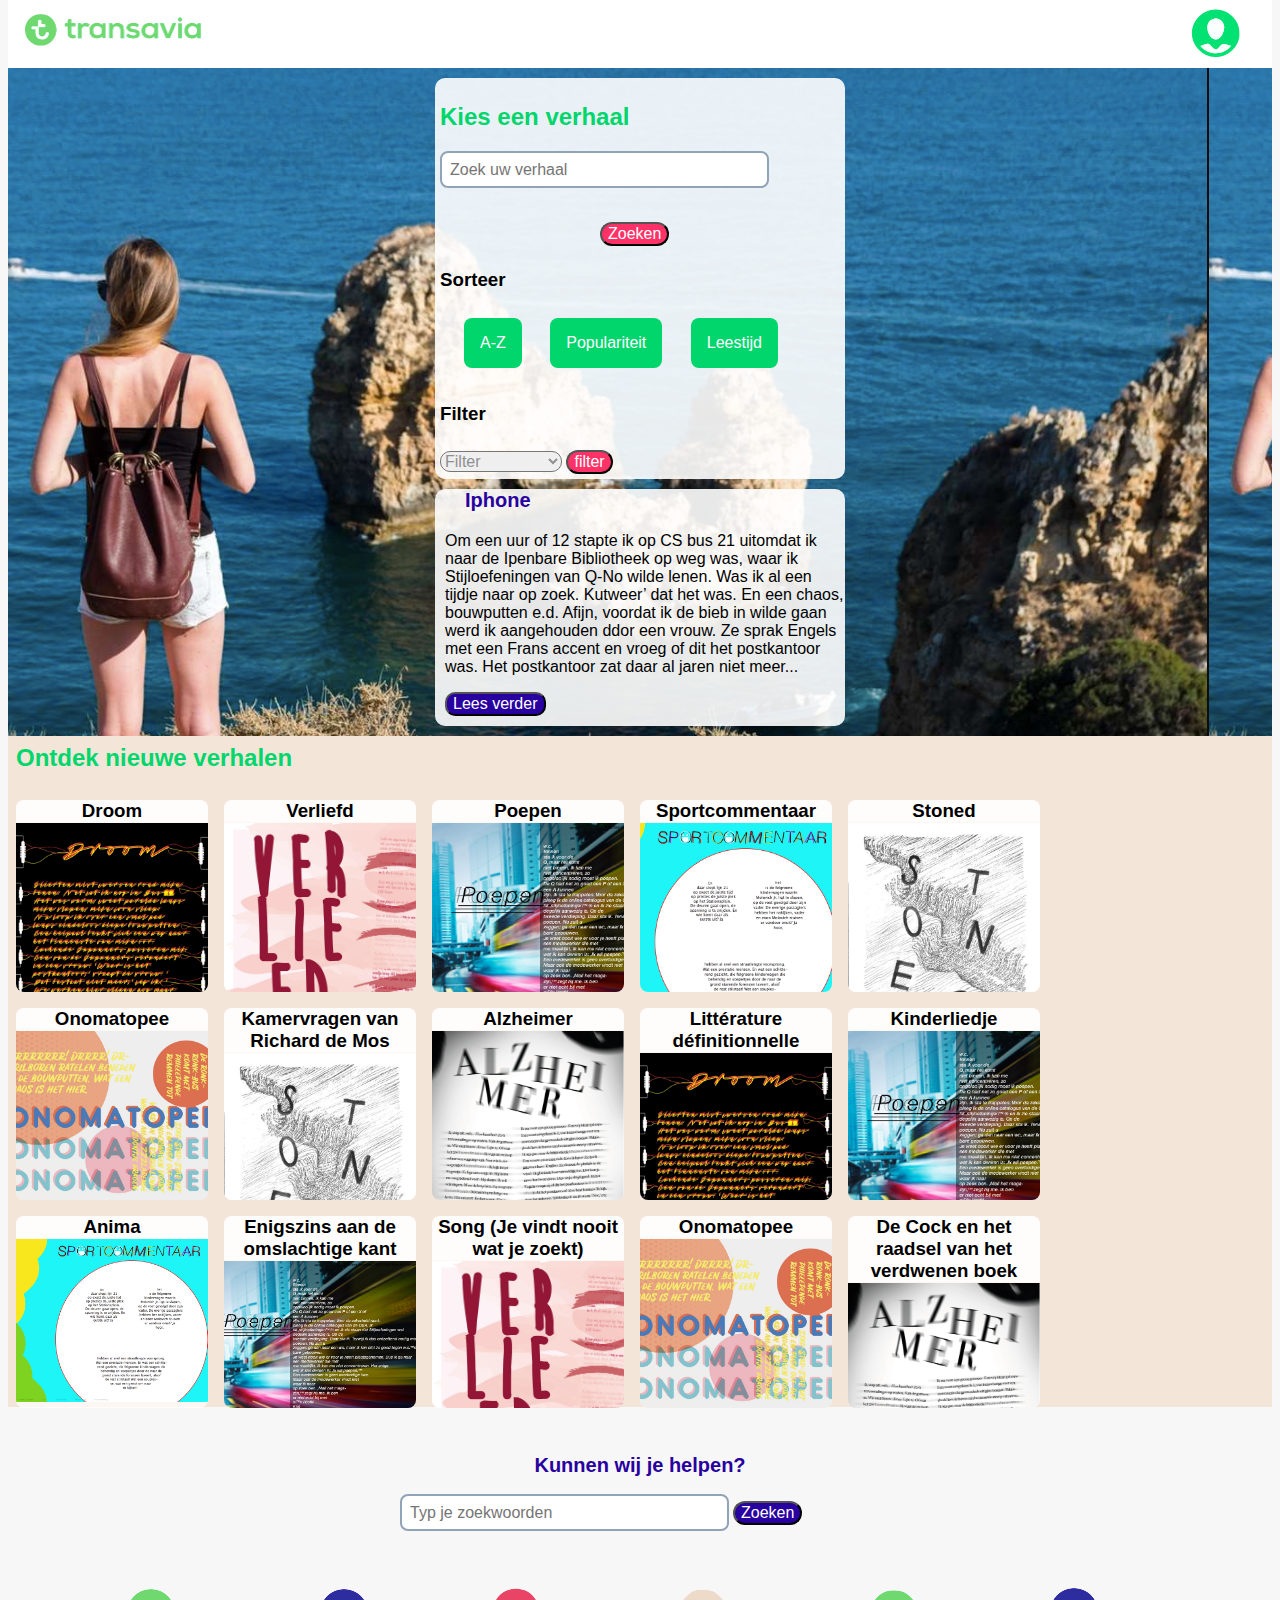
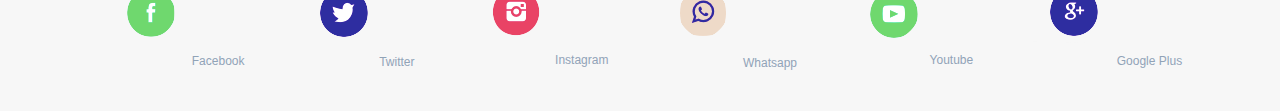
<file: index.html>
<!DOCTYPE html>
<html lang="en">

<head>
    <title>99 verhalen website</title>
    <link rel="stylesheet" href="css/style.css">
    <meta name="viewport" content="width=device-width">

</head>

<header>
    <nav>
        <ul>
            <li><a href="index.html"><img src="images/logo.png" alt="Logo"></a></li>
            <li><a href="login.html"><img src="images/inlog.svg" alt="Login"></a></li>
        </ul>
    </nav>

</header>

<body>

    <section id="afbeelding">

        <form action="search">
            <h2>Kies een verhaal</h2>
            <input type="search" placeholder="Zoek uw verhaal">
            <button>Zoeken</button>
            <section>
                <h3>Sorteer</h3>
                <button>A-Z</button>
                <button>Populariteit</button>
                <button>Leestijd</button>
            </section>
            <h3>Filter</h3>

            <select name="filter" id="filter">
    <option value="">Filter</option>
    <option value="favoriet">Jouw Favoriet</option>
    <option value="populair">Populair</option>
    <option value="bundel">Bundels</option>
       <option value="vrolijk">Vrolijk</option>
       <option value="boos">Boos</option>
       <option value="mysterieus">Mysterieus</option>
       <option value="realistisch">Realistisch</option>
       <option value="onrealistisch">Onrealistisch</option>
        </select>
            <button>filter</button>
        </form>

        <!-- lees verder -->

        <section id="continue">
            <article>
                <h3>Iphone</h3>
                <p>Om een uur of 12 stapte ik op CS bus 21 uitomdat ik naar de Ipenbare Bibliotheek op weg was, waar ik Stijloefeningen van Q-No wilde lenen. Was ik al een tijdje naar op zoek. Kutweer’ dat het was. En een chaos, bouwputten e.d. Afijn, voordat ik de bieb in wilde gaan werd ik aangehouden ddor een vrouw. Ze sprak Engels met een Frans accent en vroeg of dit het postkantoor was. Het postkantoor zat daar al jaren niet meer...
                </p>
                <button>Lees verder</button>
            </article>
        </section>
    </section>


    <!-- scroller -->

    <section id="scroller">
        <h2>Ontdek nieuwe verhalen</h2>
        <div>
            <article>
                <h3>Droom</h3>
                <img src="images/droom.jpeg" alt="Droom">
            </article>
            <article>
                <h3>Verliefd</h3>
                <img src="images/verliefd.jpeg" alt="Verliefd">
            </article>
            <article>
                <h3>Poepen</h3>
                <img src="images/poepen.jpeg" alt="Poepen">
            </article>
            <article>
                <h3>Sportcommentaar</h3>
                <img src="images/sportcommentaar.jpeg" alt="Sportcommentaar">
            </article>
            <article>
                <h3>Stoned</h3>
                <img src="images/stoned.jpeg" alt="Stoned">
            </article>
        </div>
        <div>
            <article>
                <h3>Onomatopee</h3>
                <img src="images/onomatopee.jpeg" alt="onomatopee">

            </article>
            <article>
                <h3>Kamervragen van Richard de Mos</h3>
                <img src="images/stoned.jpeg" alt="Stoned">
            </article>
            <article>
                <h3>Alzheimer</h3>
                <img src="images/alzheimer.png" alt="Alzheimer">
            </article>
            <article>
                <h3>Littérature définitionnelle
                </h3>
                <img src="images/droom.jpeg" alt="Droom">
            </article>
            <article>
                <h3>Kinderliedje</h3>
                <img src="images/poepen.jpeg" alt="Poepen">
            </article>
        </div>
        <div>
            <article>
                <h3>Anima</h3>
                <img src="images/sportcommentaar.jpeg" alt="Sportcommentaar">
            </article>
            <article>
                <h3>Enigszins aan de omslachtige kant</h3>
                <img src="images/poepen.jpeg" alt="Poepen">
            </article>
            <article>
                <h3>Song (Je vindt nooit wat je zoekt)</h3>
                <img src="images/verliefd.jpeg" alt="Verliefd">
            </article>
            <article>
                <h3>Onomatopee</h3>
                <img src="images/onomatopee.jpeg" alt="onomatopee">
            </article>
            <article>
                <h3>De Cock en het raadsel van het verdwenen boek</h3>
                <img src="images/alzheimer.png" alt="Alzheimer">
            </article>
        </div>
    </section>

    <!-- footer -->

    <section>

        <footer id="footer">
            <form action="search">
                <h2>Kunnen wij je helpen?</h2>
                <input type="search" placeholder="Typ je zoekwoorden">
                <button>Zoeken</button>

            </form>

            <section id="social">
                <ul>
                    <li><img src="images/facebook.png" alt="Facebook"><a href="https://www.facebook.nl/transavia">Facebook</a></li>

                    <li><img src="images/twitter.png" alt="Twitter"><a href="https://twitter.com/transavia"> Twitter</a></li>

                    <li><img src="images/instagram.png" alt="Instagram"><a href="https://www.instagram.com/transavia/">Instagram</a></li>

                    <li><img src="images/whatsapp.png" alt="Whatsapp"><a href="https://www.transavia.com/nl-NL/service/klantenservice/">Whatsapp</a></li>

                    <li><img src="images/youtube.png" alt="Youtube"><a href="https://goo.gl/GpEZem">Youtube</a></li>

                    <li><img src="images/googleplus.png" alt="Google Plus"><a href="https://plus.google.com/+transavia/">Google Plus</a></li>
                </ul>

            </section>
        </footer>
    </section>
</body>

</html>
</file>
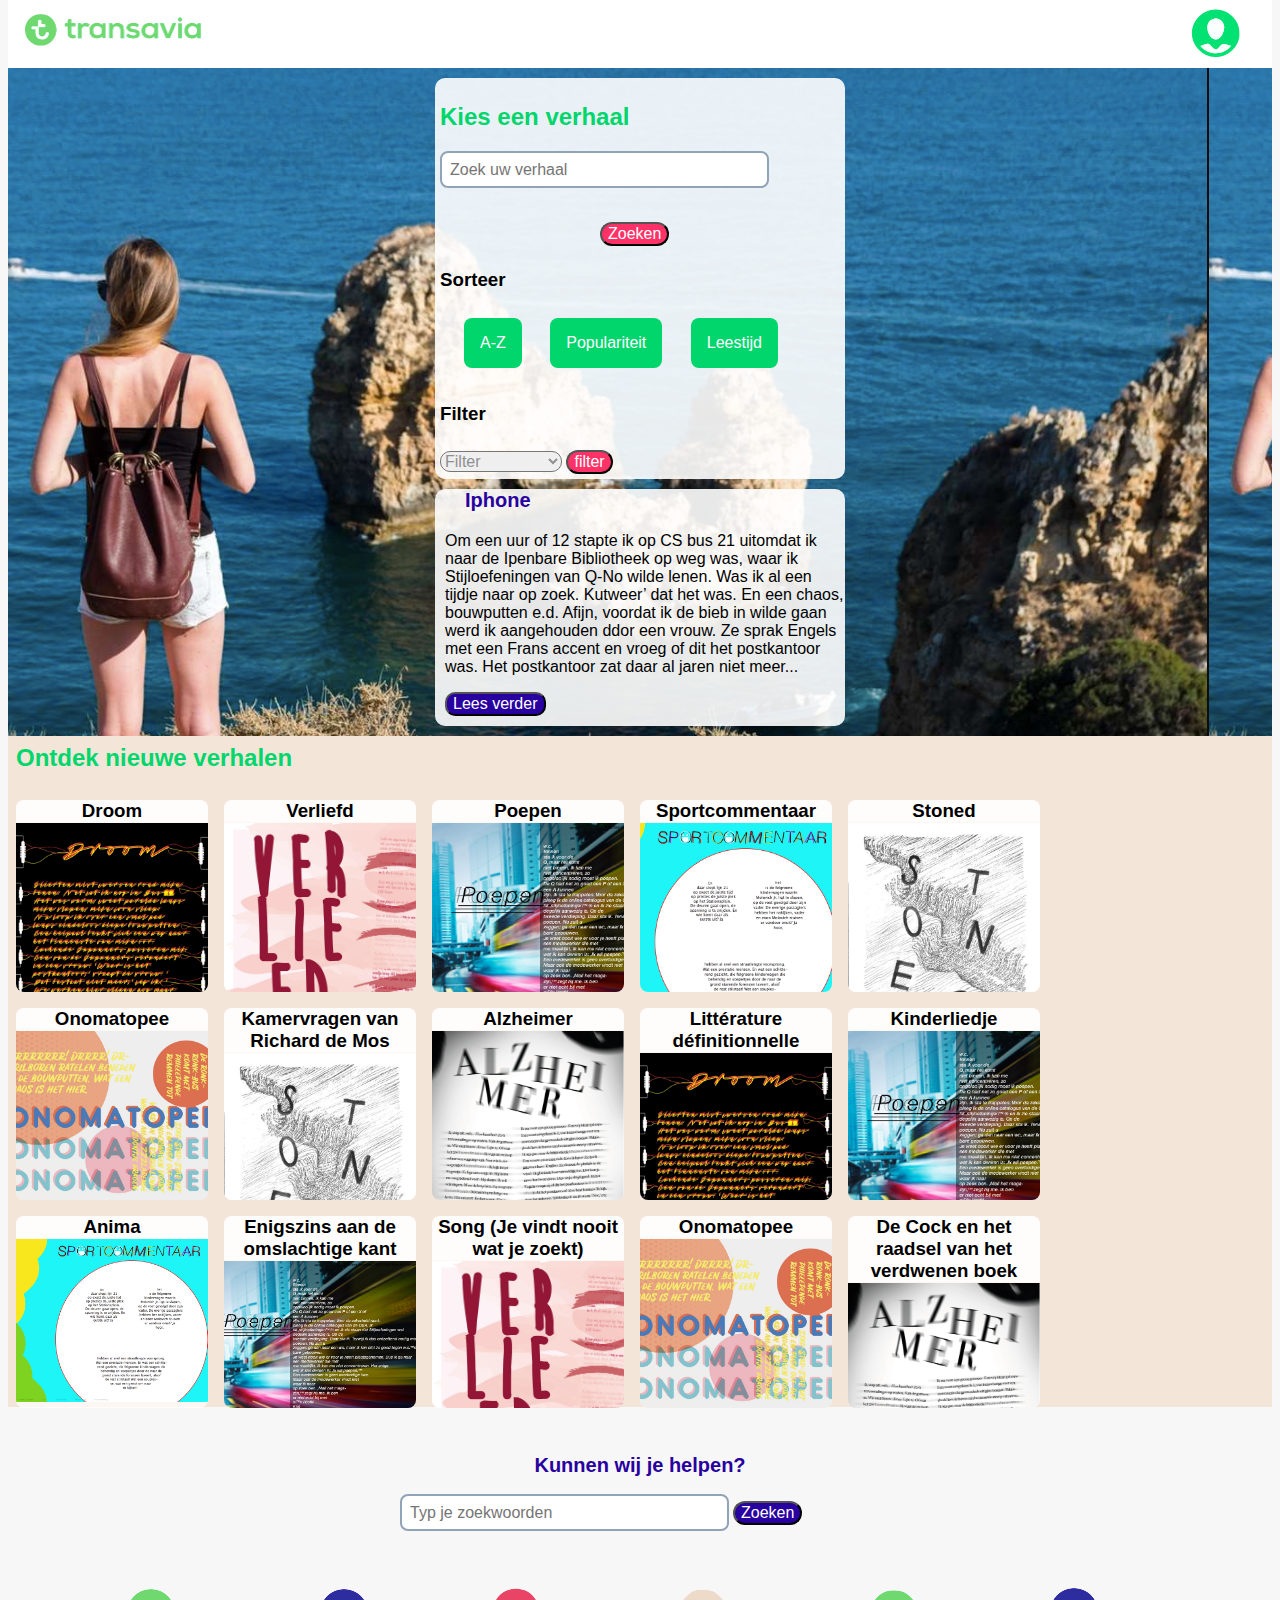
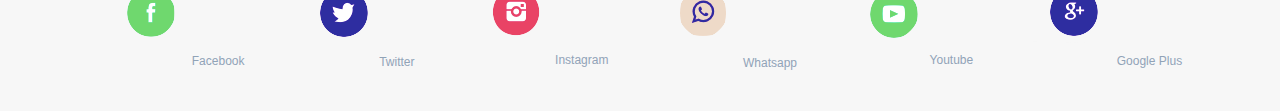
<file: 99verhalen.html>
<!DOCTYPE html>
<html lang="en">

<head>
    <title>99 verhalen website</title>
    <link rel="stylesheet" href="css/style.css">
    <meta name="viewport" content="width=device-width">

</head>

<header>
    <nav>
        <ul>
            <li><a href="99verhalen.html"><img src="images/logo.png" alt="Logo"></a></li>
            <li><a href="login.html"><img src="images/inlog.svg" alt="Login"></a></li>
        </ul>
    </nav>

</header>

<body>

    <section id="afbeelding">

        <form action="search">
            <h2>Kies een verhaal</h2>
            <input type="search" placeholder="Zoek uw verhaal">
            <button>Zoeken</button>
            <section>
                <h3>Sorteer</h3>
                <button>A-Z</button>
                <button>Populariteit</button>
                <button>Leestijd</button>
            </section>
            <h3>Filter</h3>

            <select name="filter" id="filter">
    <option value="">Filter</option>
    <option value="favoriet">Jouw Favoriet</option>
    <option value="populair">Populair</option>
    <option value="bundel">Bundels</option>
       <option value="vrolijk">Vrolijk</option>
       <option value="boos">Boos</option>
       <option value="mysterieus">Mysterieus</option>
       <option value="realistisch">Realistisch</option>
       <option value="onrealistisch">Onrealistisch</option>
        </select>
            <button>filter</button>
        </form>

        <!-- lees verder -->

        <section id="continue">
            <article>
                <h3>Iphone</h3>
                <p>Om een uur of 12 stapte ik op CS bus 21 uitomdat ik naar de Ipenbare Bibliotheek op weg was, waar ik Stijloefeningen van Q-No wilde lenen. Was ik al een tijdje naar op zoek. Kutweer’ dat het was. En een chaos, bouwputten e.d. Afijn, voordat ik de bieb in wilde gaan werd ik aangehouden ddor een vrouw. Ze sprak Engels met een Frans accent en vroeg of dit het postkantoor was. Het postkantoor zat daar al jaren niet meer...
                </p>
                <button>Lees verder</button>
            </article>
        </section>
    </section>


    <!-- scroller -->

    <section id="scroller">
        <h2>Ontdek nieuwe verhalen</h2>
        <div>
            <article>
                <h3>Droom</h3>
                <img src="images/droom.jpeg" alt="Droom">
            </article>
            <article>
                <h3>Verliefd</h3>
                <img src="images/verliefd.jpeg" alt="Verliefd">
            </article>
            <article>
                <h3>Poepen</h3>
                <img src="images/poepen.jpeg" alt="Poepen">
            </article>
            <article>
                <h3>Sportcommentaar</h3>
                <img src="images/sportcommentaar.jpeg" alt="Sportcommentaar">
            </article>
            <article>
                <h3>Stoned</h3>
                <img src="images/stoned.jpeg" alt="Stoned">
            </article>
        </div>
        <div>
            <article>
                <h3>Onomatopee</h3>
                <img src="images/onomatopee.jpeg" alt="onomatopee">

            </article>
            <article>
                <h3>Kamervragen van Richard de Mos</h3>
                <img src="images/stoned.jpeg" alt="Stoned">
            </article>
            <article>
                <h3>Alzheimer</h3>
                <img src="images/alzheimer.png" alt="Alzheimer">
            </article>
            <article>
                <h3>Littérature définitionnelle
                </h3>
                <img src="images/droom.jpeg" alt="Droom">
            </article>
            <article>
                <h3>Kinderliedje</h3>
                <img src="images/poepen.jpeg" alt="Poepen">
            </article>
        </div>
        <div>
            <article>
                <h3>Anima</h3>
                <img src="images/sportcommentaar.jpeg" alt="Sportcommentaar">
            </article>
            <article>
                <h3>Enigszins aan de omslachtige kant</h3>
                <img src="images/poepen.jpeg" alt="Poepen">
            </article>
            <article>
                <h3>Song (Je vindt nooit wat je zoekt)</h3>
                <img src="images/verliefd.jpeg" alt="Verliefd">
            </article>
            <article>
                <h3>Onomatopee</h3>
                <img src="images/onomatopee.jpeg" alt="onomatopee">
            </article>
            <article>
                <h3>De Cock en het raadsel van het verdwenen boek</h3>
                <img src="images/alzheimer.png" alt="Alzheimer">
            </article>
        </div>
    </section>

    <!-- footer -->

    <section>

        <footer id="footer">
            <form action="search">
                <h2>Kunnen wij je helpen?</h2>
                <input type="search" placeholder="Typ je zoekwoorden">
                <button>Zoeken</button>

            </form>

            <section id="social">
                <ul>
                    <li><img src="images/facebook.png" alt="Facebook"><a href="https://www.facebook.nl/transavia">Facebook</a></li>

                    <li><img src="images/twitter.png" alt="Twitter"><a href="https://twitter.com/transavia"> Twitter</a></li>

                    <li><img src="images/instagram.png" alt="Instagram"><a href="https://www.instagram.com/transavia/">Instagram</a></li>

                    <li><img src="images/whatsapp.png" alt="Whatsapp"><a href="https://www.transavia.com/nl-NL/service/klantenservice/">Whatsapp</a></li>

                    <li><img src="images/youtube.png" alt="Youtube"><a href="https://goo.gl/GpEZem">Youtube</a></li>

                    <li><img src="images/googleplus.png" alt="Google Plus"><a href="https://plus.google.com/+transavia/">Google Plus</a></li>
                </ul>

            </section>
        </footer>
    </section>
</body>

</html>
</file>
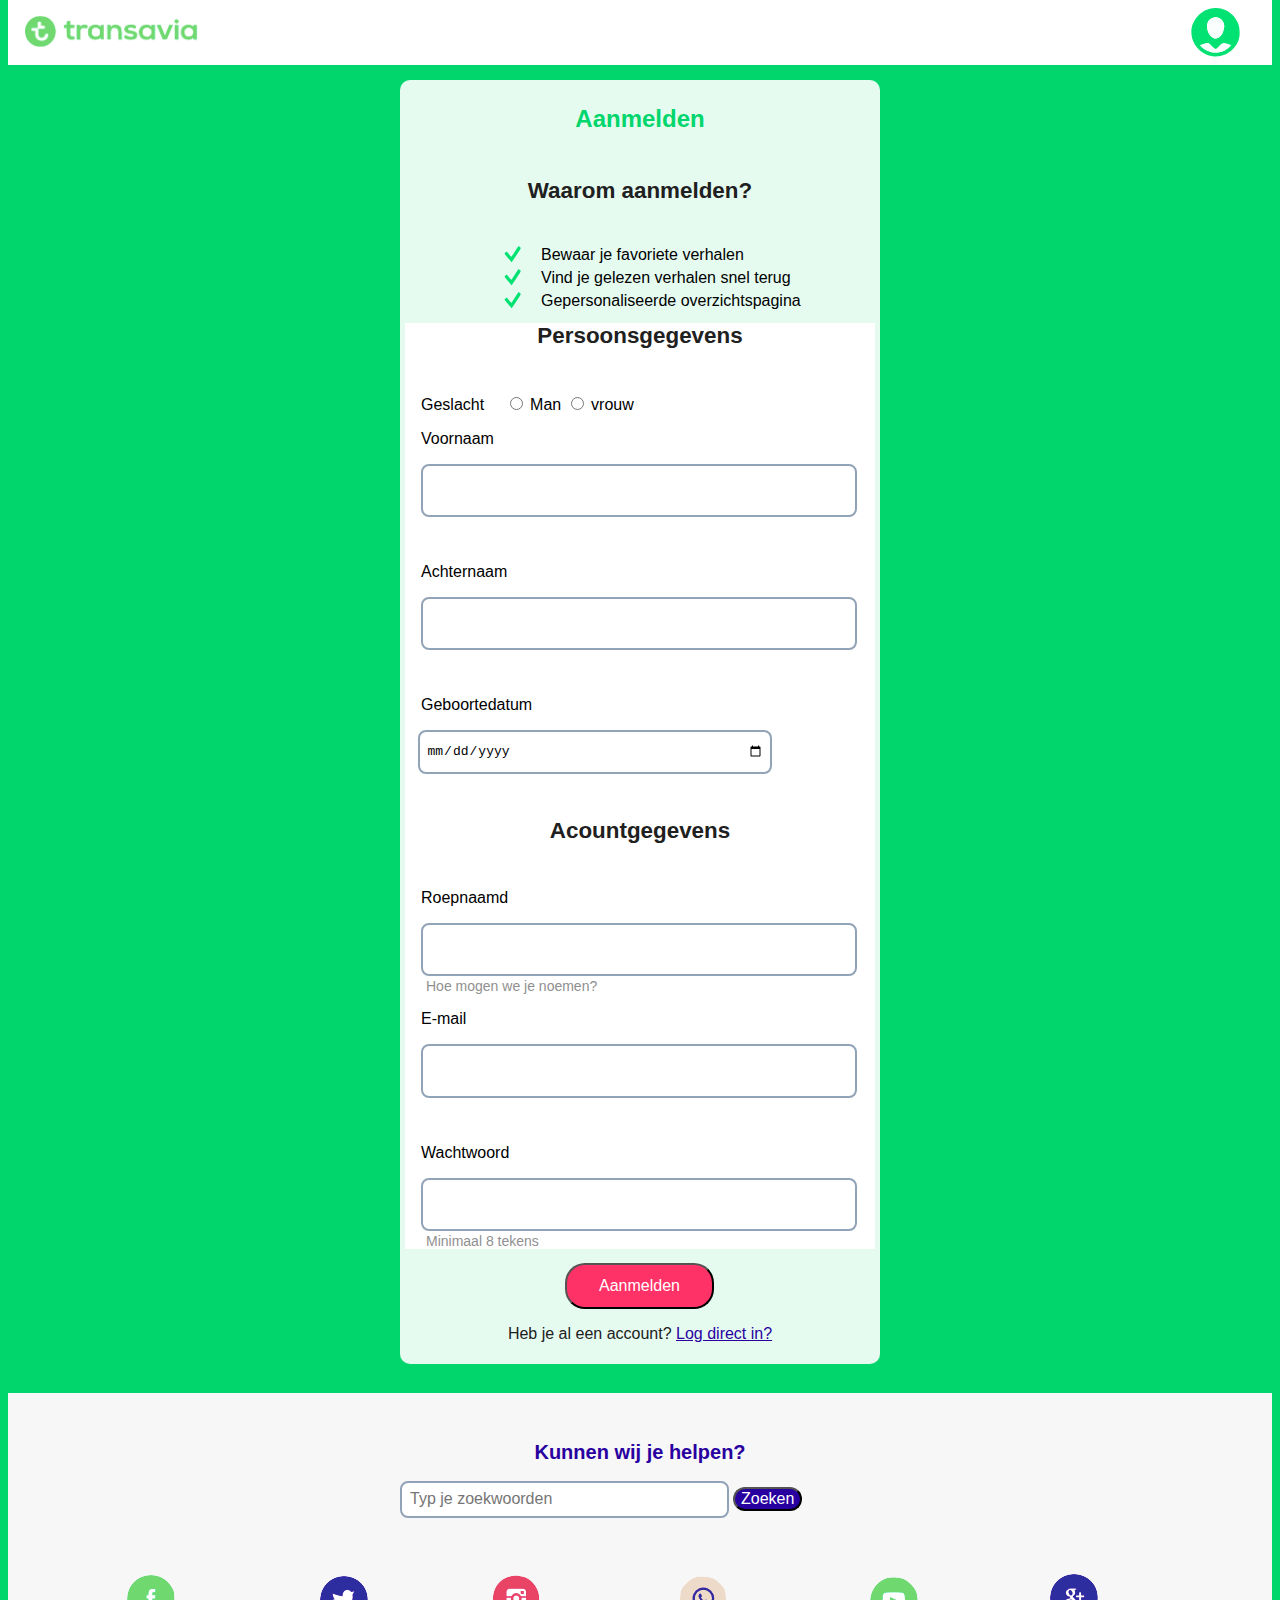
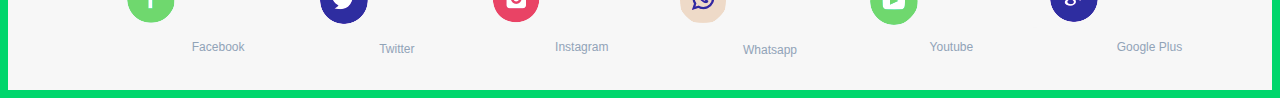
<file: login.html>
<!DOCTYPE html>
<html lang="en">

<head>
    <title>99 verhalen website</title>
    <link rel="stylesheet" href="./css/loginstyle.css">
    <meta name="viewport" content="width=device-width">

</head>

<header>
    <nav>
        <ul>
            <li><a href="index.html"><img src="images/logo.png" alt="Logo"></a></li>
            <li><a href="login.html"><img src="images/inlog.svg" alt="Login"></a></li>
        </ul>
    </nav>

</header>

<body>

    <form action="https://www.transavia.com/nl-NL/home/">
        <section id="kop">
            <h2>Aanmelden</h2>
            <h3>Waarom aanmelden?</h3>
            <ul>
                <li>Bewaar je favoriete verhalen</li>
                <li>Vind je gelezen verhalen snel terug</li>
                <li>Gepersonaliseerde overzichtspagina</li>
            </ul>


            <section id="gegevens">


                <h3>Persoonsgegevens</h3>

                <label>Geslacht</label>
                <input type="radio" id="man" name="geslacht" value="Man">
                <label for="man">Man</label>
                <input type="radio" id="vrouw" name="geslacht" value="vrouw">
                <label for="vrouw">vrouw</label>


                <label for="name">Voornaam</label>
                <input id="name" required>


                <label for="surname">Achternaam</label>
                <input id="surname" required>


                <label for="date">Geboortedatum</label>
                <input type="date" id="date">



                <h3>Acountgegevens</h3>
                <label for="username">Roepnaamd</label>
                <input type="text" id="username" name="username" required />
                <p>Hoe mogen we je noemen?</p>
                <label for="mail">E-mail</label>
                <input id="mail" type="email" required>

                <label for="password">Wachtwoord</label>
                <input type="password" id="password" name="password" minlength="8" />
                <p>Minimaal 8 tekens</p>


            </section>
            <button>Aanmelden</button>
            <p>Heb je al een account? <a href="#">Log direct in?</a></p>
        </section>

    </form>


    <!-- footer -->

    <section>

        <footer id="footer">
            <form action="search">
                <h2>Kunnen wij je helpen?</h2>
                <input type="search" placeholder="Typ je zoekwoorden">
                <button>Zoeken</button>

            </form>

            <section id="social">
                <ul>
                    <li><img src="images/facebook.png" alt="Facebook"><a href="https://www.facebook.nl/transavia">Facebook</a></li>

                    <li><img src="images/twitter.png" alt="Twitter"><a href="https://twitter.com/transavia"> Twitter</a></li>

                    <li><img src="images/instagram.png" alt="Instagram"><a href="https://www.instagram.com/transavia/">Instagram</a></li>

                    <li><img src="images/whatsapp.png" alt="Whatsapp"><a href="https://www.transavia.com/nl-NL/service/klantenservice/">Whatsapp</a></li>

                    <li><img src="images/youtube.png" alt="Youtube"><a href="https://goo.gl/GpEZem">Youtube</a></li>

                    <li><img src="images/googleplus.png" alt="Google Plus"><a href="https://plus.google.com/+transavia/">Google Plus</a></li>
                </ul>

            </section>
        </footer>
    </section>
</body>

</html>
</file>
<file: css/style.css>
body {
    background-color: #f7f7f7;
    font-family: trebuchet ms, sans-serif;
}


/*header*/

ul {
    list-style: none;
    Display: flex;
    justify-content: space-between;
    margin-left: auto;
    background-color: #ffffff;
    margin: -0.5em 0.01em 0em 0.01em;
    padding: 0.5em 1em -1em 1em;


}

body > header > nav > ul > li:nth-child(1) > a > img {
    margin: 1em 0em 0em -2em;
    width: 15em;

}

body > header > nav > ul > li:nth-child(2) > a > img {
    width: 21em;
    margin: -2.5em -6.5em -7em -5em;
}


/*searchbalk*/

#afbeelding {
    padding-top: 0.01em;
    padding-bottom: 0.01em;
}

#afbeelding > form {
    background-color: rgba(255, 255, 255, 0.9);
    border-radius: 10px;
    padding: 0.313em;
    /margin: 0.625em;
    width: 25em;
    margin: 0.625em auto 0.625em auto;
}

#afbeelding > form > h2 {
    color: #00d66c;


}

#afbeelding > form > button {
    background-color: #ff3268;
    color: white;
    border-radius: 20px;
    font-size: 1em;


}

#afbeelding > form > button:hover {
    background-color: #ff658e;
}

#afbeelding > form > input[type="search"] {
    border-style: solid;
    border-radius: 8px;
    border-color: #91a3b7;
    padding: 0em 0.5em 0em 0.5em;
    box-sizing: border-box;
    height: 2.33em;
    width: 20.533em;
    font-size: 1em;
    margin-bottom: 30px;

}

#afbeelding > form > button:nth-child(3) {
    margin: 0.25em 10em;
}

#filter {
    color: #909090;
    border-radius: 10px;
    font-size: 1em;
    margin-top: 0.5em;
}



#afbeelding > form > section > button {
    background-color: #00d66c;
    color: white;
    border-style: none;
    padding: 1em;
    border-radius: 8px;
    font-size: 1em;
    margin: 0.5em 0 1em 1.5em;
}

#afbeelding > form > section > button:hover {
    background-color: #2800a0;
}

/#afbeelding > form > section {
    margin: 0.5em 0 1em 2em;

}

/* lees verder */

#afbeelding {
    background: url(../images/achtergrond.png);
}

#continue {
    background-color: rgba(255, 255, 255, 0.9);
    border-radius: 10px;
    /margin: 0.625em;
    padding: 0em 0em 0.625em 0.625em;
    width: 25em;
    font-size: 1em;
    margin: 0.625em auto 0.625em auto;

}

#continue > article > h3 {
    color: #2800a0;
    font-size: 1.250em;
    margin-top: 0;
    margin-left: 1em;


}

#continue > article {
    width: 25em;
    margin: auto;
}

#continue > article > button {
    background-color: #2800a0;
    border-radius: 10px;
    color: white;
    font-size: 1em;
}

#continue > article > button:hover {
    background-color: #5e40b8;

}

/*scroller*/

#scroller {
    background: rgb(243, 229, 216);
    padding: 0.5em;

}

div {
    margin-left: -0.5em;
    display: flex;
    justify-content: left;
    overflow-x: scroll;
    background: rgb(243, 229, 216);

}

#scroller article {
    width: 12em;
    height: 12em;
    background: rgba(255, 255, 255, 0.7);
    margin: .5em;
    border-radius: 0.5em;
    overflow-y: hidden;
    overflow-x: hidden;
    flex-shrink: 0;
}

#scroller > h2 {
    margin-top: 0;
    color: #00d66c;
}

#scroller div article h3 {
    margin-top: 0;
    text-align: center;
    background-color: rgba(255, 255, 255, 0.7);
}


/*scroller 1 */

#scroller > div:nth-child(2) > article:nth-child(1) > img {
    width: 100%;
    margin-left: 0;
    margin-top: -1.1em;
}

#scroller > div:nth-child(2) > article:nth-child(2) > img {
    width: 150%;
    margin-left: 0;
    margin-top: -1.1em;
}

#scroller > div:nth-child(2) > article:nth-child(3) > img {
    width: 150%;
    margin: auto;
    margin-top: -1.1em;
}

#scroller > div:nth-child(2) > article:nth-child(4) > img {
    width: 142%;
    margin-left: -2em;
    margin-top: -1.1em;

}

#scroller > div:nth-child(2) > article:nth-child(5) > img {
    width: 100%;
    margin-left: 0;
    margin-top: -1.1em;

}

/*scroller 2 */

#scroller > div:nth-child(3) > article:nth-child(1) > img {
    width: 125%;
    margin-left: -1.5em;
    margin-top: -1.1em;
}

#scroller > div:nth-child(3) > article:nth-child(2) > img {
    width: 100%;
    margin-left: 0;
    margin-top: -1.1em;
}

#scroller > div:nth-child(3) > article:nth-child(3) > img {
    width: 100%;
    margin-left: 0;
    margin-top: -1.1em;
}

#scroller > div:nth-child(3) > article:nth-child(4) > img {
    width: 100%;
    margin-left: 0;
    margin-top: -1.1em;
}

#scroller > div:nth-child(3) > article:nth-child(5) > img {
    width: 150%;
    margin: auto;
    margin-top: -1.1em;
}

/*scroller 3 */

#scroller > div:nth-child(4) > article:nth-child(1) > img {
    width: 120%;
    margin: auto;
    margin-top: -1.1em;
}

#scroller > div:nth-child(4) > article:nth-child(2) > img {
    width: 125%;
    margin-left: -1.5em;
    margin-top: -1.1em;
}

#scroller > div:nth-child(4) > article:nth-child(3) > img {
    width: 150%;
    margin-left: 0;
    margin-top: -1.1em;
}

#scroller > div:nth-child(4) > article:nth-child(4) > img {
    width: 125%;
    margin-left: -1.5em;
    margin-top: -1.1em;
}

#scroller > div:nth-child(4) > article:nth-child(5) > img {
    width: 100%;
    margin-left: 0;
    margin-top: -1.1em;
}



/*footer*/

#footer {
    background-color: #f7f7f7;
    margin-top: -1.1em;
    padding: 1em 3em 2em 3em;
}

#footer > form {
    /*    background-color: rgba(255, 255, 255, 0.9);*/
    /*    /border-radius: 10px;*/
    padding: 0.313em;
    /*    /margin: 0.625em;*/
    width: 30em;
    margin: 0.625em auto 0.625em auto;
}

#footer > form > h2 {
    color: #2800a0;
    font-size: 1.250em;
    text-align: center;
}

#footer > form > button {
    background-color: #2800a0;
    color: white;
    border-radius: 20px;
    font-size: 1em;
}

#footer > form > button:hover {
    background-color: #5e40b8;
}

#footer > form > input[type="search"] {
    border-style: solid;
    border-radius: 8px;
    border-color: #91a3b7;
    padding: 0em 0.5em 0em 0.5em;
    /box-sizing: border-box;
    height: 2.33em;
    width: 20.533em;
    font-size: 1em;
    margin: 0em 0em 2em 0;

}


#social ul {
    list-style: none;
    display: flex;
    justify-content: space-between;
    margin: auto;
    background-color: #f7f7f7;
}

a {
    color: #91a3b7;
    font-size: .75em;
    text-decoration: none;
}

#social img {
    margin-left: -1.5em;

}

#social > ul > li {
    margin: auto;

}
</file>
<file: css/loginstyle.css>
body {
    background-color: #00d66c;
    font-family: trebuchet ms, sans-serif;
}


/*header*/

ul {
    list-style: none;
    Display: flex;
    justify-content: space-between;
    margin-left: auto;
    background-color: #ffffff;
    margin: -0.5em 0.01em 0em 0.01em;
    padding: 0.5em 1em -1em 1em;


}

body > header > nav > ul > li:nth-child(1) > a > img {
    margin: 0.9em -5em 0em -1.5em;
    width: 11em;

}

body > header > nav > ul > li:nth-child(2) > a > img {
    width: 16em;
    margin: -2em -5em -5.5em -5em;
}



/*aanmelden*/

form {
    /*    background-color: rgba(255, 255, 255, 0.9);*/
    /*    /border-radius: 10px;*/
    padding: 0.313em;
    /*    /margin: 0.625em;*/
    width: 30em;
    margin: 0.625em auto 0.625em auto;
}




#kop {
    background-color: rgba(255, 255, 255, 0.9);
    border-radius: 10px 10px 10px 10px;
    padding: 0.313em;
    margin-bottom: 2em;

}

#kop h2 {
    color: #00d66c;
    text-align: center;
}

#kop h3 {
    color: #202020;
    text-align: center;

}

#kop ul {
    background-color: rgba(255, 255, 255, 0.0);
    flex-direction: column;
    margin-left: 5em;
}

#kop li {
    margin-left: -2em;
}

#kop li::before {
    content: ' ';
    background-image: url(../images/vink.svg);
    width: 3em;
    height: 2em;
    display: inline-block;
    background-size: contain;
    margin-bottom: -0.8em;

}


#kop > button {
    background-color: #ff3268;
    color: white;
    border-radius: 20px;
    font-size: 1em;
    margin: auto;
    padding: 0.75em 2em 0.75em 2em;
    margin-left: 10em;

}


#kop > button:hover {
    background-color: #ff658e;
}


/*formulier opmaak*/

#gegevens {
    background-color: rgba(255, 255, 255);
    margin-top: -2em;

}

#gegevens > input[type="search"] {
    border-style: solid;
    border-radius: 8px;
    border-color: #91a3b7;
    padding: 0em 0.5em 0em 0.5em;
    box-sizing: border-box;
    height: 2.33em;
    width: 20.533em;
    font-size: 1em;
    margin-bottom: 30px;

}

#name,
#surname,
#username,
#mail,
#password {
    border-style: solid;
    border-radius: 8px;
    border-color: #91a3b7;
    padding: 0em 0.5em 0em 0.5em;
    box-sizing: border-box;
    height: 3.33em;
    width: 27.25em;
    font-size: 1em;
    margin-bottom: 30px;
    margin-left: 1em;
}

#gegevens > label:nth-child(7),
#gegevens > label:nth-child(9),
#gegevens > label:nth-child(11),
#gegevens > label:nth-child(14),
#gegevens > label:nth-child(17),
#gegevens > label:nth-child(19) {
    display: block;
    margin: 1em 0 1em 1em;

}

#gegevens > p:nth-child(16),
#gegevens > p:nth-child(21) {
    color: #909090;
    font-size: 0.875em;
    margin-top: -2em;
    margin-left: 1.5em;
}

h3 {
    color: #2800a0;
    font-size: 1.4em;
    text-align: center;
    margin: 2em
}

#kop > p {
    text-align: center;
    color: #202020;
}

#kop > p > a {
    color: #2800a0;
}


#date {
    border-style: solid;
    border-radius: 8px;
    border-color: #91a3b7;
    padding: 0em 0.5em 0em 0.5em;
    box-sizing: border-box;
    height: 3.33em;
    width: 27.25em;
    font-size: 1em;
    margin-left: 1em;
}


#gegevens > label:nth-child(2) {
    margin: 1em;
}



#gegevens > p:nth-child(17),
#gegevens > p:nth-child(22) {
    color: #909090;
    margin: -2em 0 1em 1em;
}


/*footer*/

#footer {
    background-color: #f7f7f7;
    margin-top: -1.1em;
    padding: 1em 3em 2em 3em;

}

#footer > form > h2 {
    color: #2800a0;
    font-size: 1.250em;
    text-align: center;
}

#footer > form > button {
    background-color: #2800a0;
    color: white;
    border-radius: 20px;
    font-size: 1em;
}

#footer > form > button:hover {
    background-color: #5e40b8;
}

#footer > form > input[type="search"] {
    border-style: solid;
    border-radius: 8px;
    border-color: #91a3b7;
    padding: 0em 0.5em 0em 0.5em;
    box-sizing: border-box;
    height: 2.33em;
    width: 20.533em;
    font-size: 1em;
    margin: 0em 0em 2em 0em
}


#social ul {
    list-style: none;
    display: flex;
    justify-content: space-between;
    margin: auto;
    background-color: #f7f7f7;
}

#social > ul > li:nth-child(1) > a {
    color: #91a3b7;
    font-size: .75em;
    text-decoration: none;
}

#social > ul > li:nth-child(2) > a {
    color: #91a3b7;
    font-size: .75em;
    text-decoration: none;
}

#social > ul > li:nth-child(3) > a {
    color: #91a3b7;
    font-size: .75em;
    text-decoration: none;
}

#social > ul > li:nth-child(4) > a {
    color: #91a3b7;
    font-size: .75em;
    text-decoration: none;
}

#social > ul > li:nth-child(5) > a {
    color: #91a3b7;
    font-size: .75em;
    text-decoration: none;
}

#social > ul > li:nth-child(6) > a {
    color: #91a3b7;
    font-size: .75em;
    text-decoration: none;
}

#social img {
    margin-left: -1.5em;

}

#social > ul > li {
    margin: auto;

}
</file>
